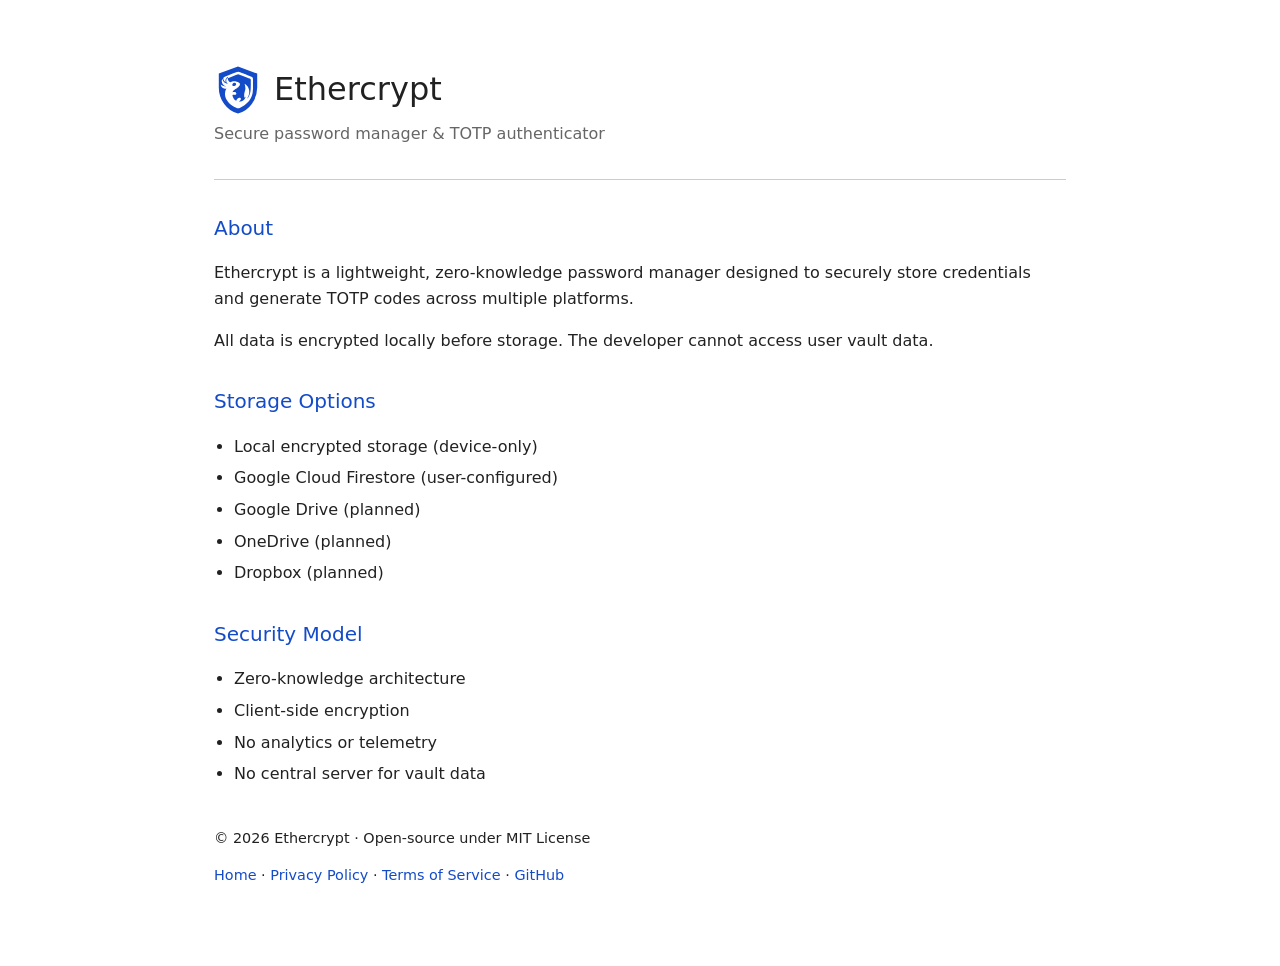
<file: website/index.html>
<!DOCTYPE html>
<html lang="en">

<head>
  <meta charset="UTF-8" />
  <meta name="viewport" content="width=device-width, initial-scale=1.0" />
  <title>Ethercrypt</title>
  <link rel="stylesheet" href="style.css" />
</head>

<body>

  <main class="container">
    <header class="header">
      <div class="logo">
        <img src="appIcon.svg" alt="Ethercrypt Logo" width="48" height="48" />

        <h1>Ethercrypt</h1>
      </div>

      <p class="subtitle">Secure password manager & TOTP authenticator</p>
    </header>
    <section>
      <h2>About</h2>
      <p>
        Ethercrypt is a lightweight, zero-knowledge password manager designed to securely
        store credentials and generate TOTP codes across multiple platforms.
      </p>
      <p>
        All data is encrypted locally before storage. The developer cannot access user vault data.
      </p>
    </section>

    <section>
      <h2>Storage Options</h2>
      <ul>
        <li>Local encrypted storage (device-only)</li>
        <li>Google Cloud Firestore (user-configured)</li>
        <li>Google Drive (planned)</li>
        <li>OneDrive (planned)</li>
        <li>Dropbox (planned)</li>
      </ul>
    </section>

    <section>
      <h2>Security Model</h2>
      <ul>
        <li>Zero-knowledge architecture</li>
        <li>Client-side encryption</li>
        <li>No analytics or telemetry</li>
        <li>No central server for vault data</li>
      </ul>
    </section>

    <footer class="footer">
      <p>© 2026 Ethercrypt · Open-source under MIT License</p>
      <p>
        <a href="index.html">Home</a> ·
        <a href="privacy-policy.html">Privacy Policy</a> ·
        <a href="terms-of-service.html">Terms of Service</a> ·
        <a href="https://github.com/GrivianDev/PasswordManager">GitHub</a>
      </p>
    </footer>

  </main>

</body>

</html>
</file>
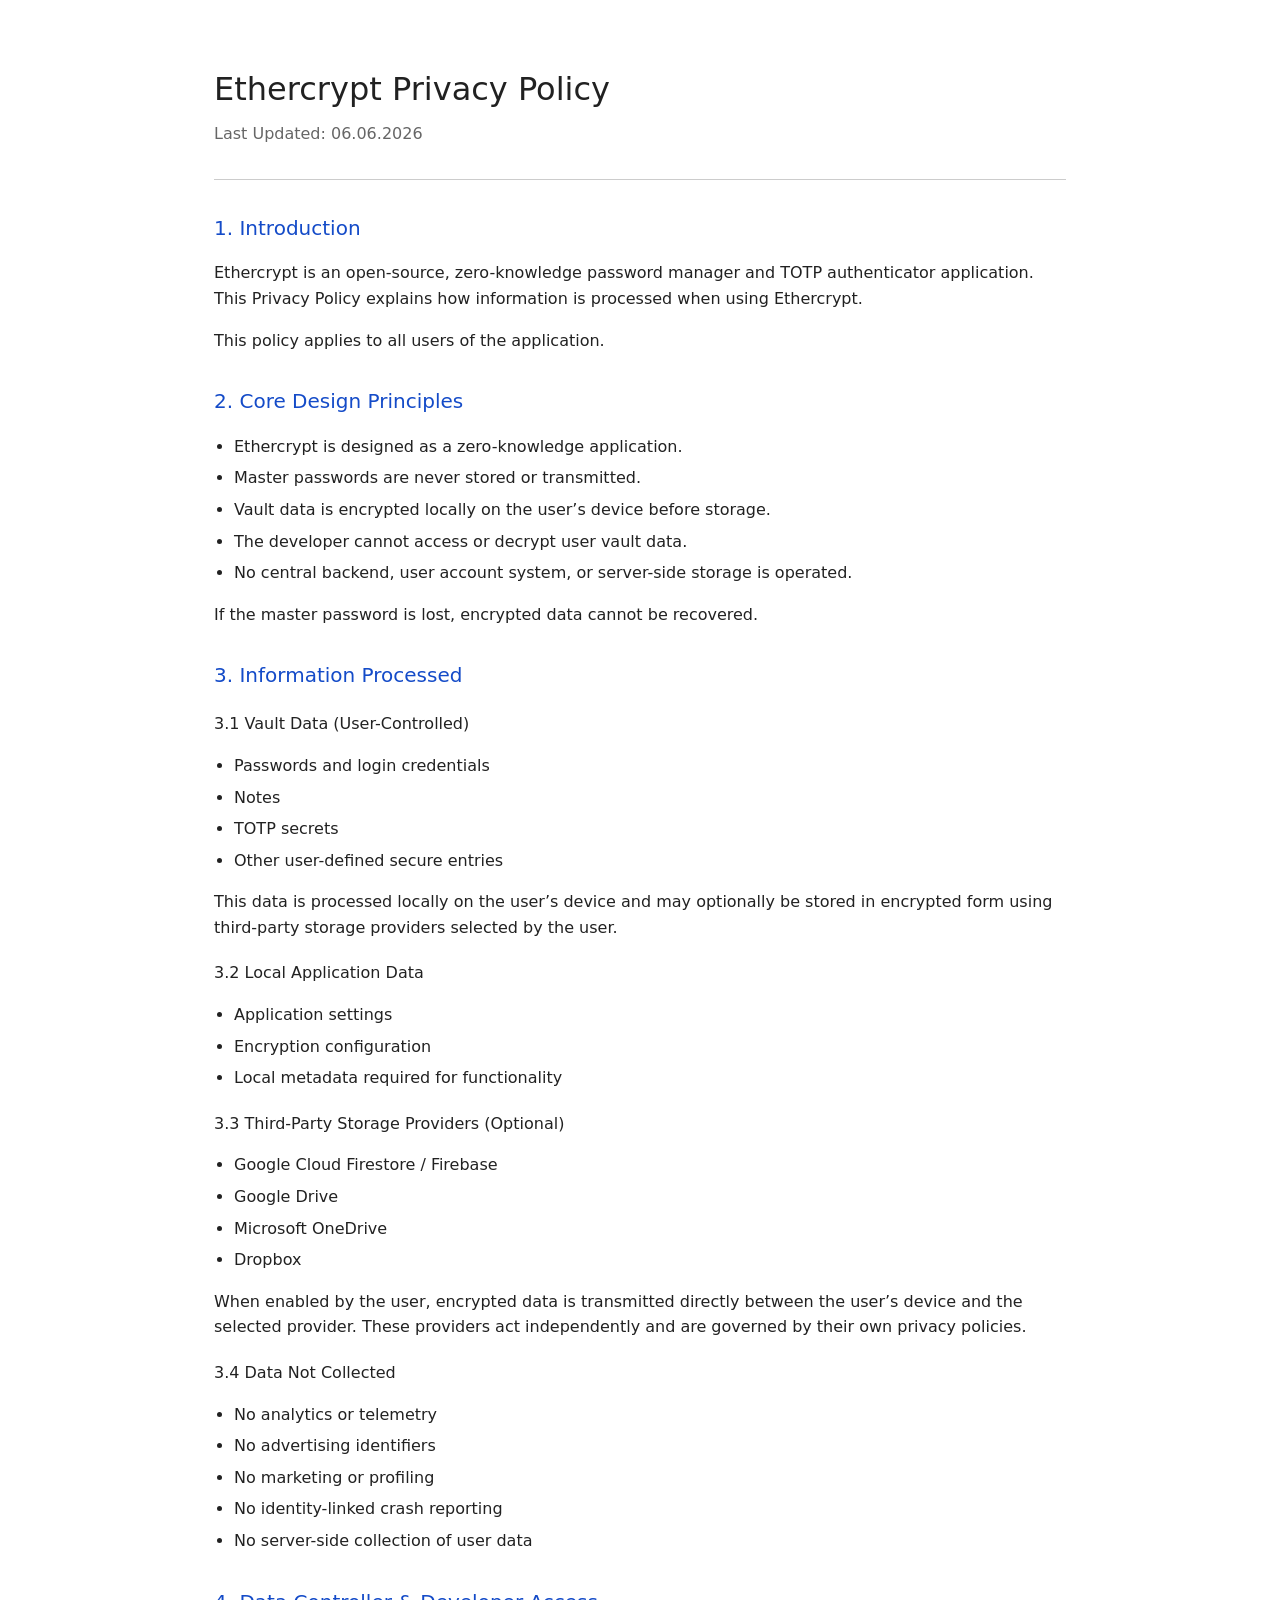
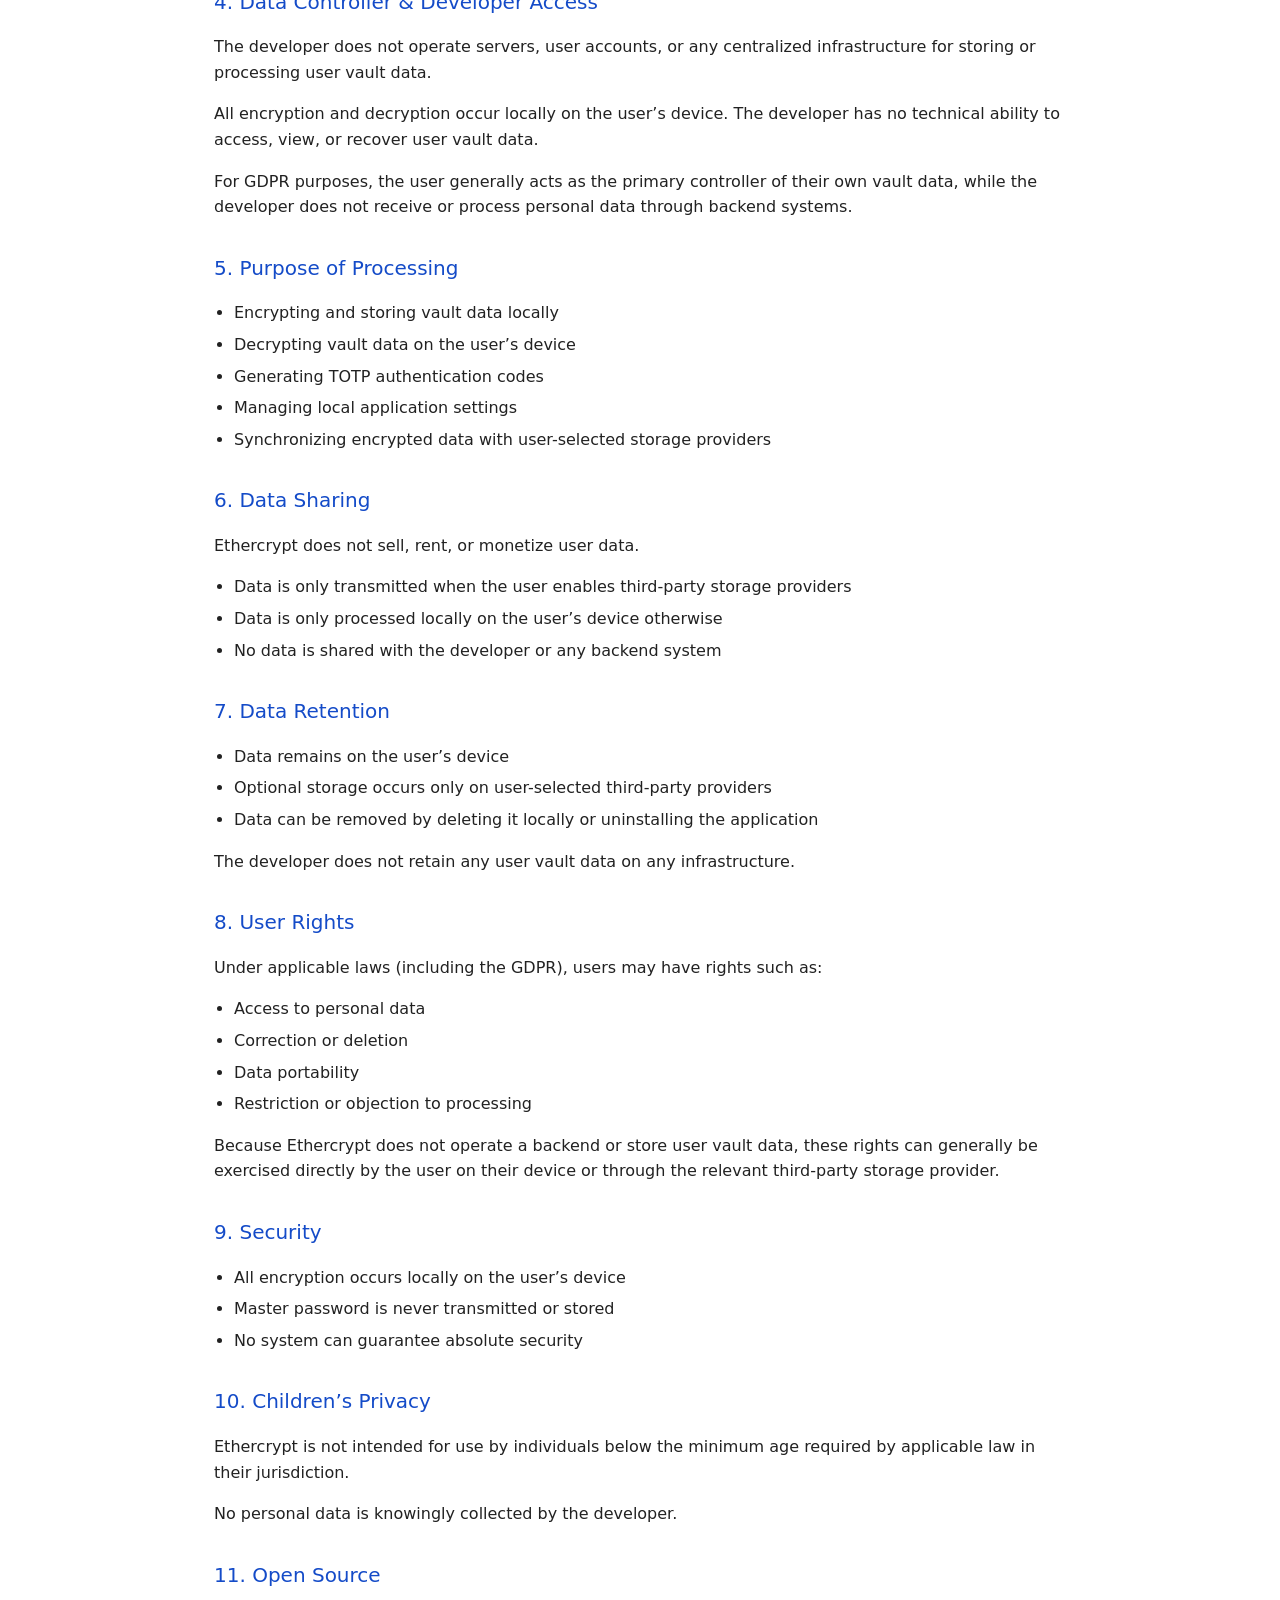
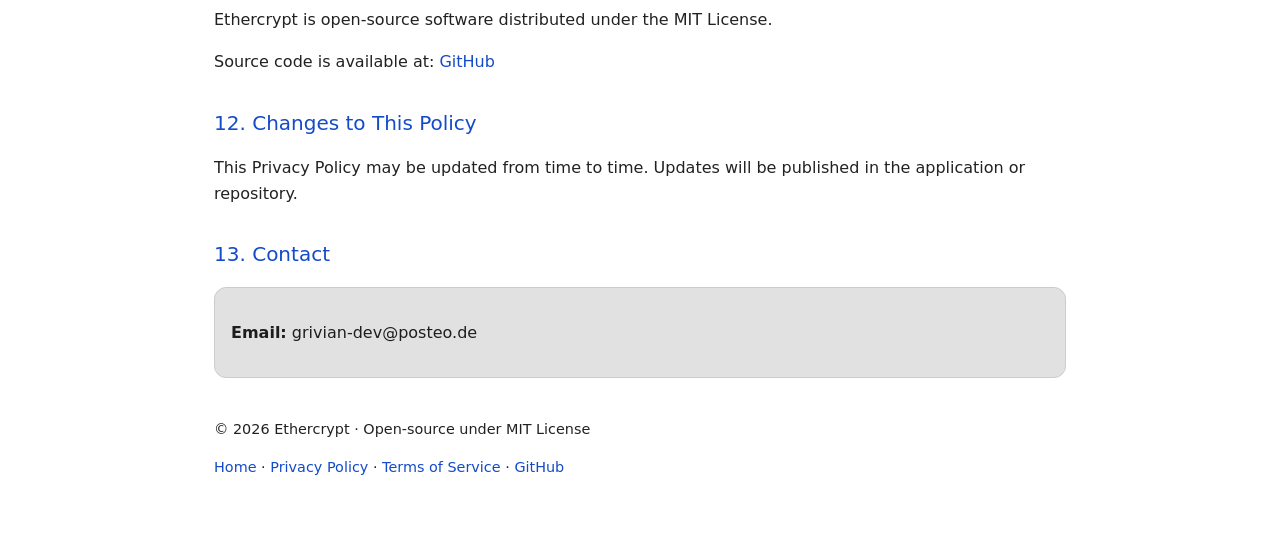
<file: website/privacy-policy.html>
<!DOCTYPE html>
<html lang="en">

<head>
    <meta charset="UTF-8" />
    <meta name="viewport" content="width=device-width, initial-scale=1.0" />
    <title>Ethercrypt Privacy Policy</title>
    <link rel="stylesheet" href="style.css" />
</head>

<body>
    <main class="container">

        <header class="header">
            <h1>Ethercrypt Privacy Policy</h1>
            <p class="subtitle">Last Updated: 06.06.2026</p>
        </header>

        <section>
            <h2>1. Introduction</h2>
            <p>
                Ethercrypt is an open-source, zero-knowledge password manager and TOTP authenticator application.
                This Privacy Policy explains how information is processed when using Ethercrypt.
            </p>
            <p>
                This policy applies to all users of the application.
            </p>
        </section>

        <section>
            <h2>2. Core Design Principles</h2>
            <ul>
                <li>Ethercrypt is designed as a zero-knowledge application.</li>
                <li>Master passwords are never stored or transmitted.</li>
                <li>Vault data is encrypted locally on the user’s device before storage.</li>
                <li>The developer cannot access or decrypt user vault data.</li>
                <li>No central backend, user account system, or server-side storage is operated.</li>
            </ul>
            <p>
                If the master password is lost, encrypted data cannot be recovered.
            </p>
        </section>

        <section>
            <h2>3. Information Processed</h2>

            <h3>3.1 Vault Data (User-Controlled)</h3>
            <ul>
                <li>Passwords and login credentials</li>
                <li>Notes</li>
                <li>TOTP secrets</li>
                <li>Other user-defined secure entries</li>
            </ul>
            <p>
                This data is processed locally on the user’s device and may optionally be stored in encrypted form using
                third-party storage providers selected by the user.
            </p>

            <h3>3.2 Local Application Data</h3>
            <ul>
                <li>Application settings</li>
                <li>Encryption configuration</li>
                <li>Local metadata required for functionality</li>
            </ul>

            <h3>3.3 Third-Party Storage Providers (Optional)</h3>
            <ul>
                <li>Google Cloud Firestore / Firebase</li>
                <li>Google Drive</li>
                <li>Microsoft OneDrive</li>
                <li>Dropbox</li>
            </ul>
            <p>
                When enabled by the user, encrypted data is transmitted directly between the user’s device and the
                selected provider.
                These providers act independently and are governed by their own privacy policies.
            </p>

            <h3>3.4 Data Not Collected</h3>
            <ul>
                <li>No analytics or telemetry</li>
                <li>No advertising identifiers</li>
                <li>No marketing or profiling</li>
                <li>No identity-linked crash reporting</li>
                <li>No server-side collection of user data</li>
            </ul>
        </section>

        <section>
            <h2>4. Data Controller & Developer Access</h2>
            <p>
                The developer does not operate servers, user accounts, or any centralized infrastructure for storing or
                processing user vault data.
            </p>
            <p>
                All encryption and decryption occur locally on the user’s device.
                The developer has no technical ability to access, view, or recover user vault data.
            </p>
            <p>
                For GDPR purposes, the user generally acts as the primary controller of their own vault data, while the
                developer does not receive or process personal data through backend systems.
            </p>
        </section>

        <section>
            <h2>5. Purpose of Processing</h2>
            <ul>
                <li>Encrypting and storing vault data locally</li>
                <li>Decrypting vault data on the user’s device</li>
                <li>Generating TOTP authentication codes</li>
                <li>Managing local application settings</li>
                <li>Synchronizing encrypted data with user-selected storage providers</li>
            </ul>
        </section>

        <section>
            <h2>6. Data Sharing</h2>
            <p>
                Ethercrypt does not sell, rent, or monetize user data.
            </p>
            <ul>
                <li>Data is only transmitted when the user enables third-party storage providers</li>
                <li>Data is only processed locally on the user’s device otherwise</li>
                <li>No data is shared with the developer or any backend system</li>
            </ul>
        </section>

        <section>
            <h2>7. Data Retention</h2>
            <ul>
                <li>Data remains on the user’s device</li>
                <li>Optional storage occurs only on user-selected third-party providers</li>
                <li>Data can be removed by deleting it locally or uninstalling the application</li>
            </ul>
            <p>
                The developer does not retain any user vault data on any infrastructure.
            </p>
        </section>

        <section>
            <h2>8. User Rights</h2>
            <p>
                Under applicable laws (including the GDPR), users may have rights such as:
            </p>
            <ul>
                <li>Access to personal data</li>
                <li>Correction or deletion</li>
                <li>Data portability</li>
                <li>Restriction or objection to processing</li>
            </ul>
            <p>
                Because Ethercrypt does not operate a backend or store user vault data, these rights can generally be
                exercised directly by the user on their device or through the relevant third-party storage provider.
            </p>
        </section>

        <section>
            <h2>9. Security</h2>
            <ul>
                <li>All encryption occurs locally on the user’s device</li>
                <li>Master password is never transmitted or stored</li>
                <li>No system can guarantee absolute security</li>
            </ul>
        </section>

        <section>
            <h2>10. Children’s Privacy</h2>
            <p>
                Ethercrypt is not intended for use by individuals below the minimum age required by applicable law in
                their jurisdiction.
            </p>
            <p>
                No personal data is knowingly collected by the developer.
            </p>
        </section>

        <section>
            <h2>11. Open Source</h2>
            <p>
                Ethercrypt is open-source software distributed under the MIT License.
            </p>
            <p>
                Source code is available at:
                <a href="https://github.com/GrivianDev/PasswordManager">GitHub</a>
            </p>
        </section>

        <section>
            <h2>12. Changes to This Policy</h2>
            <p>
                This Privacy Policy may be updated from time to time. Updates will be published in the application or
                repository.
            </p>
        </section>

        <section>
            <h2>13. Contact</h2>
            <div class="box">
                <p><strong>Email:</strong> grivian-dev@posteo.de</p>
            </div>
        </section>

        <footer class="footer">
            <p>© 2026 Ethercrypt · Open-source under MIT License</p>
            <p>
                <a href="index.html">Home</a> ·
                <a href="privacy-policy.html">Privacy Policy</a> ·
                <a href="terms-of-service.html">Terms of Service</a> ·
                <a href="https://github.com/GrivianDev/PasswordManager">GitHub</a>
            </p>
        </footer>

    </main>
</body>

</html>
</file>
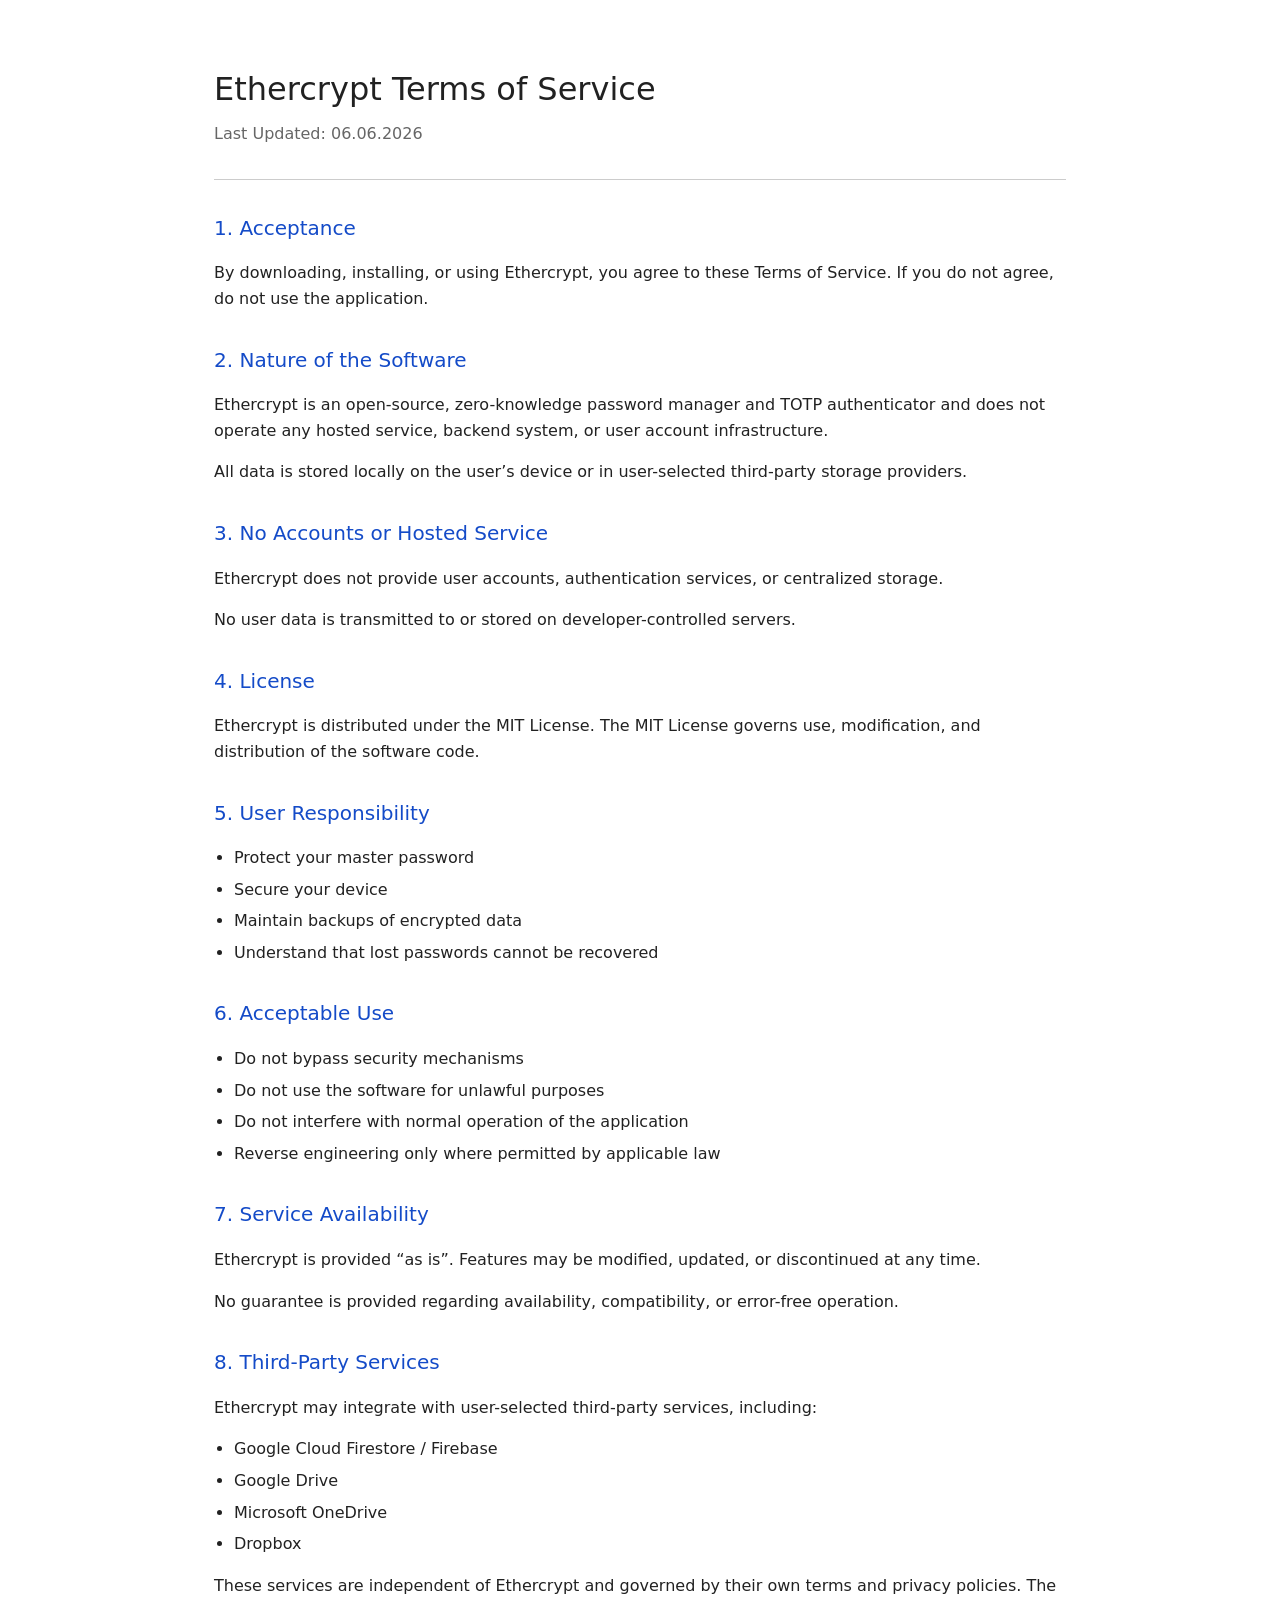
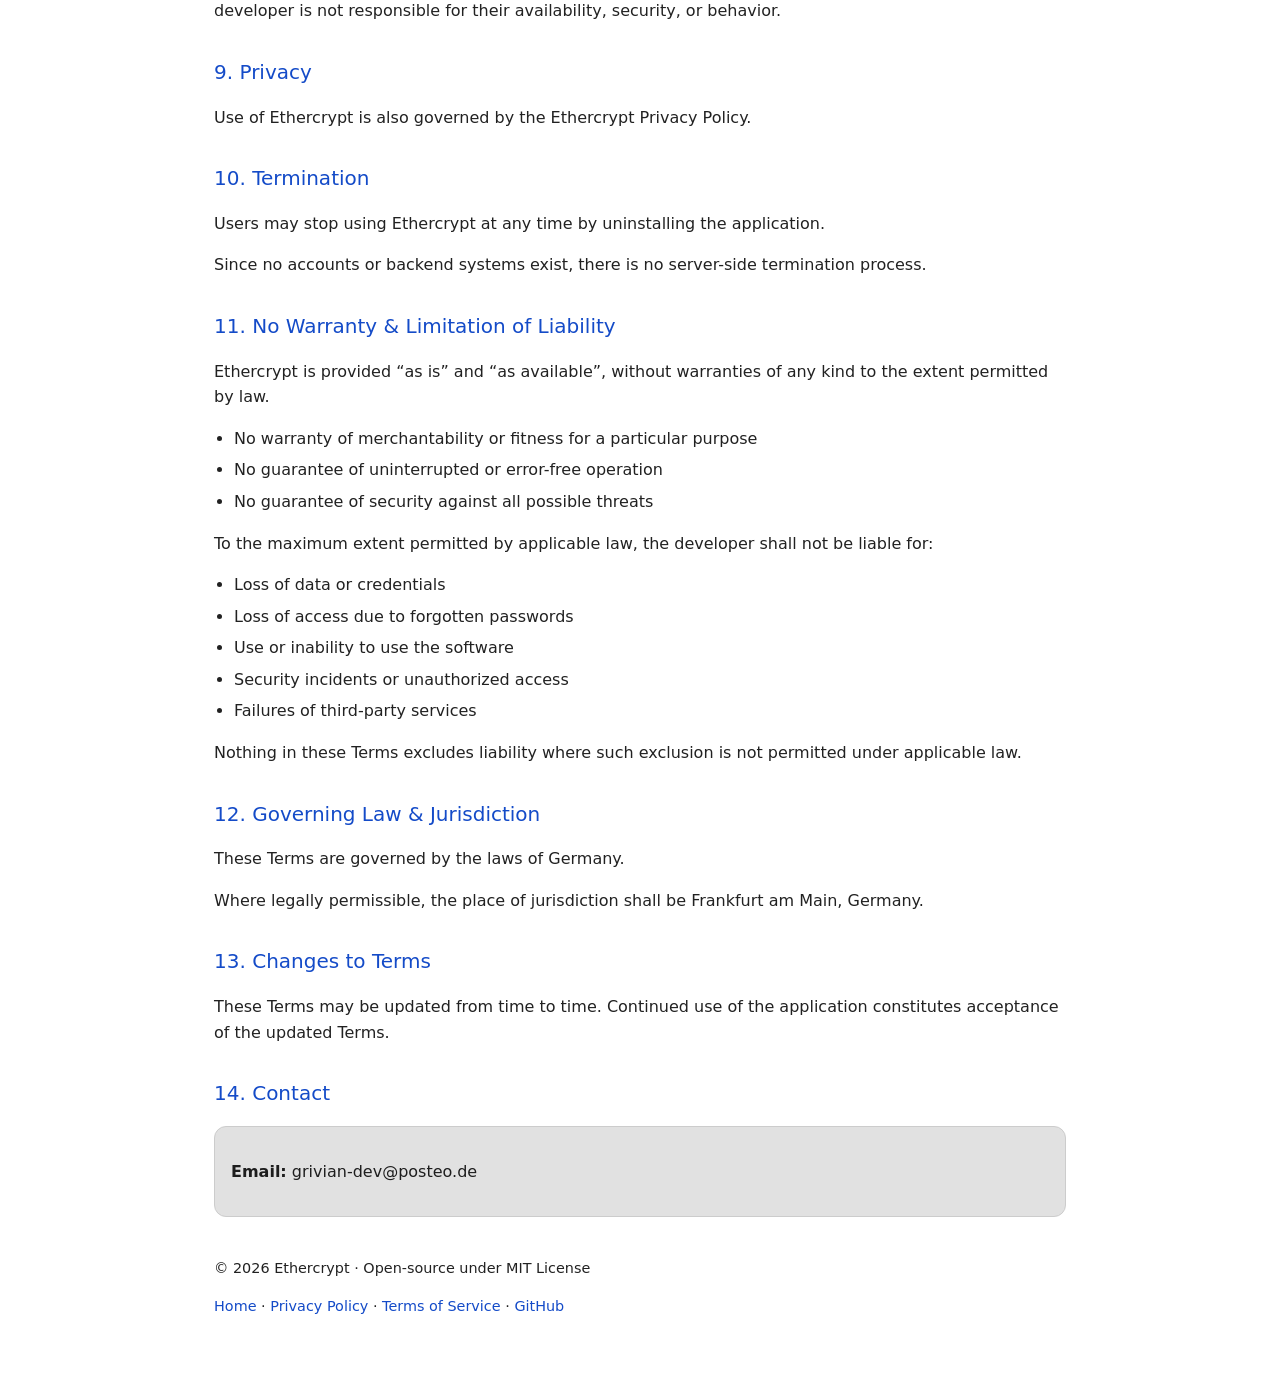
<file: website/terms-of-service.html>
<!DOCTYPE html>
<html lang="en">

<head>
    <meta charset="UTF-8" />
    <meta name="viewport" content="width=device-width, initial-scale=1.0" />
    <title>Ethercrypt Terms of Service</title>
    <link rel="stylesheet" href="style.css" />
</head>

<body>

    <main class="container">

        <header class="header">
            <h1>Ethercrypt Terms of Service</h1>
            <p class="subtitle">Last Updated: 06.06.2026</p>
        </header>

        <section>
            <h2>1. Acceptance</h2>
            <p>
                By downloading, installing, or using Ethercrypt, you agree to these Terms of Service.
                If you do not agree, do not use the application.
            </p>
        </section>

        <section>
            <h2>2. Nature of the Software</h2>
            <p>
                Ethercrypt is an open-source, zero-knowledge password manager and TOTP authenticator and does not
                operate any hosted service, backend system, or user account infrastructure.
            </p>
            <p>
                All data is stored locally on the user’s device or in user-selected third-party storage providers.
            </p>
        </section>

        <section>
            <h2>3. No Accounts or Hosted Service</h2>
            <p>
                Ethercrypt does not provide user accounts, authentication services, or centralized storage.
            </p>
            <p>
                No user data is transmitted to or stored on developer-controlled servers.
            </p>
        </section>

        <section>
            <h2>4. License</h2>
            <p>
                Ethercrypt is distributed under the MIT License. The MIT License governs use, modification, and
                distribution of the software code.
            </p>
        </section>

        <section>
            <h2>5. User Responsibility</h2>
            <ul>
                <li>Protect your master password</li>
                <li>Secure your device</li>
                <li>Maintain backups of encrypted data</li>
                <li>Understand that lost passwords cannot be recovered</li>
            </ul>
        </section>

        <section>
            <h2>6. Acceptable Use</h2>
            <ul>
                <li>Do not bypass security mechanisms</li>
                <li>Do not use the software for unlawful purposes</li>
                <li>Do not interfere with normal operation of the application</li>
                <li>Reverse engineering only where permitted by applicable law</li>
            </ul>
        </section>

        <section>
            <h2>7. Service Availability</h2>
            <p>
                Ethercrypt is provided “as is”.
                Features may be modified, updated, or discontinued at any time.
            </p>
            <p>
                No guarantee is provided regarding availability, compatibility, or error-free operation.
            </p>
        </section>

        <section>
            <h2>8. Third-Party Services</h2>
            <p>
                Ethercrypt may integrate with user-selected third-party services, including:
            </p>
            <ul>
                <li>Google Cloud Firestore / Firebase</li>
                <li>Google Drive</li>
                <li>Microsoft OneDrive</li>
                <li>Dropbox</li>
            </ul>
            <p>
                These services are independent of Ethercrypt and governed by their own terms and privacy policies.
                The developer is not responsible for their availability, security, or behavior.
            </p>
        </section>

        <section>
            <h2>9. Privacy</h2>
            <p>
                Use of Ethercrypt is also governed by the Ethercrypt Privacy Policy.
            </p>
        </section>

        <section>
            <h2>10. Termination</h2>
            <p>
                Users may stop using Ethercrypt at any time by uninstalling the application.
            </p>
            <p>
                Since no accounts or backend systems exist, there is no server-side termination process.
            </p>
        </section>

        <section>
            <h2>11. No Warranty & Limitation of Liability</h2>
            <p>
                Ethercrypt is provided “as is” and “as available”, without warranties of any kind to the extent
                permitted by law.
            </p>

            <ul>
                <li>No warranty of merchantability or fitness for a particular purpose</li>
                <li>No guarantee of uninterrupted or error-free operation</li>
                <li>No guarantee of security against all possible threats</li>
            </ul>

            <p>
                To the maximum extent permitted by applicable law, the developer shall not be liable for:
            </p>

            <ul>
                <li>Loss of data or credentials</li>
                <li>Loss of access due to forgotten passwords</li>
                <li>Use or inability to use the software</li>
                <li>Security incidents or unauthorized access</li>
                <li>Failures of third-party services</li>
            </ul>

            <p>
                Nothing in these Terms excludes liability where such exclusion is not permitted under applicable law.
            </p>
        </section>

        <section>
            <h2>12. Governing Law & Jurisdiction</h2>
            <p>
                These Terms are governed by the laws of Germany.
            </p>
            <p>
                Where legally permissible, the place of jurisdiction shall be Frankfurt am Main, Germany.
            </p>
        </section>

        <section>
            <h2>13. Changes to Terms</h2>
            <p>
                These Terms may be updated from time to time. Continued use of the application constitutes acceptance of
                the updated Terms.
            </p>
        </section>

        <section>
            <h2>14. Contact</h2>
            <div class="box">
                <p><strong>Email:</strong> grivian-dev@posteo.de</p>
            </div>
        </section>

        <footer class="footer">
            <p>© 2026 Ethercrypt · Open-source under MIT License</p>
            <p>
                <a href="index.html">Home</a> ·
                <a href="privacy-policy.html">Privacy Policy</a> ·
                <a href="terms-of-service.html">Terms of Service</a> ·
                <a href="https://github.com/GrivianDev/PasswordManager">GitHub</a>
            </p>
        </footer>

    </main>

</body>

</html>
</file>
<file: website/style.css>
:root {
  --light-bg: #ffffff;
  --light-card: rgb(225, 225, 225);
  --light-text: rgba(0, 0, 0, 0.87);
  --light-muted: #666666;

  --light-primary: rgb(20, 75, 200);
  --light-error: #d32f2f;
  --light-border: #cccccc;

  --dark-bg: rgb(46, 50, 51);
  --dark-card: rgb(77, 83, 84);
  --dark-text: #ffffff;
  --dark-muted: #b0b0b0;

  --dark-primary: #2196f3;
  --dark-error: #ff5252;
  --dark-border: #808080;

  --bg: var(--light-bg);
  --card: var(--light-card);
  --text: var(--light-text);
  --muted: var(--light-muted);
  --primary: var(--light-primary);
  --error: var(--light-error);
  --border: var(--light-border);

  --radius: 12px;
}

@media (prefers-color-scheme: dark) {
  :root {
    --bg: var(--dark-bg);
    --card: var(--dark-card);
    --text: var(--dark-text);
    --muted: var(--dark-muted);
    --primary: var(--dark-primary);
    --error: var(--dark-error);
    --border: var(--dark-border);
  }
}

body.light {
  --bg: var(--light-bg);
  --card: var(--light-card);
  --text: var(--light-text);
  --muted: var(--light-muted);
  --primary: var(--light-primary);
  --error: var(--light-error);
  --border: var(--light-border);
}

* {
  box-sizing: border-box;
}

body {
  margin: 0;
  font-family: ui-sans-serif, system-ui, -apple-system, Segoe UI, Roboto, Arial;
  background: var(--bg);
  color: var(--text);
  line-height: 1.6;
}

.container {
  max-width: 900px;
  margin: 40px auto;
  padding: 24px;
}

.header {
  border-bottom: 1px solid var(--border);
  padding-bottom: 16px;
  margin-bottom: 32px;
}

h1 {
  margin: 0;
  font-size: 2rem;
  font-weight: 500;
}

.logo {
  display: flex;
  align-items: center;
  gap: 12px;
}

.subtitle {
  margin-top: 6px;
  color: var(--muted);
}

h2 {
  margin-top: 32px;
  font-size: 1.25rem;
  font-weight: 500;
  color: var(--primary);
}

h3 {
  margin-top: 20px;
  font-size: 1rem;
  font-weight: 500;
  color: var(--text);
}

p {
  color: var(--text);
}

ul {
  padding-left: 20px;
}

li {
  margin-bottom: 6px;
  color: var(--text);
}

.box {
  margin-top: 16px;
  padding: 16px;
  background: var(--card);
  border: 1px solid var(--border);
  border-radius: var(--radius);
}

a {
  color: var(--primary);
  text-decoration: none;
}

a:hover {
  text-decoration: underline;
}

footer {
  margin-top: 40px;
  color: var(--muted);
  font-size: 0.9rem;
}

@media (max-width: 600px) {
  .container {
    padding: 16px;
    margin: 20px auto;
  }

  h1 {
    font-size: 1.6rem;
  }
}
</file>
